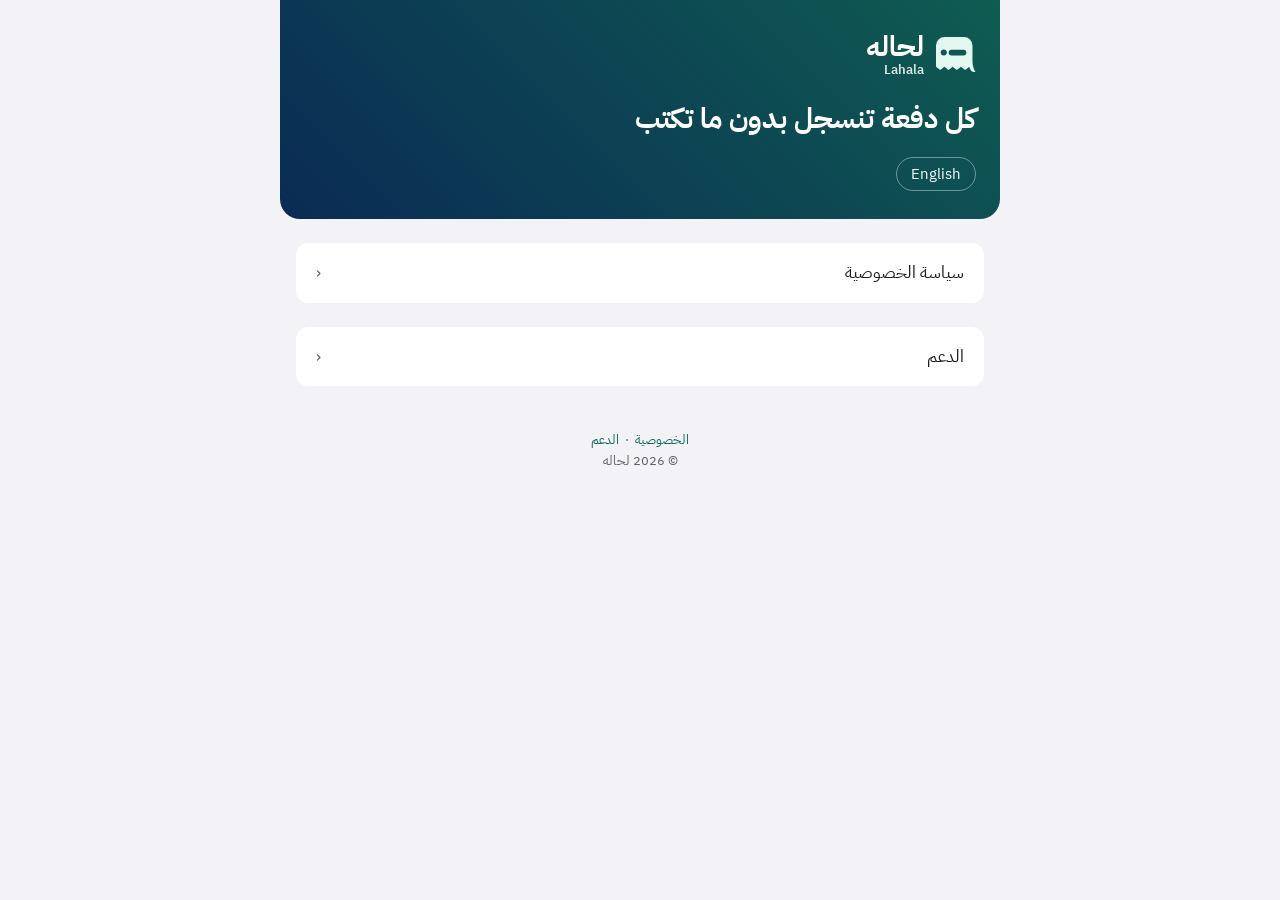
<file: index.html>
<!doctype html>
<html lang="ar" dir="rtl">
<head>
<meta charset="utf-8">
<meta name="viewport" content="width=device-width, initial-scale=1">
<title>لحاله</title>
<meta name="description" content="لحاله تسجّل مصروفاتك من رسائل البنك، وكل شيء يبقى على جهازك.">
<link rel="preconnect" href="https://fonts.googleapis.com">
<link rel="preconnect" href="https://fonts.gstatic.com" crossorigin>
<link href="https://fonts.googleapis.com/css2?family=IBM+Plex+Sans+Arabic:wght@400;500;600;700&display=swap" rel="stylesheet">
<link rel="stylesheet" href="assets/style.css">
</head>
<body>
<div class="page">
<main>
  <header class="hero">
    <span class="brand">
      <svg viewBox="183 212 658 588" aria-hidden="true"><path fill-rule="evenodd" transform="translate(-29 0)" d="M 352 212 H 672 A 140 140 0 0 1 812 352 V 600 C 812 680 830 750 870 800 C 810 795 772 760 760 700 L 692 756 L 623 700 L 555 756 L 486 700 L 418 756 L 349 700 L 281 756 L 212 700 V 352 A 140 140 0 0 1 352 212 Z M 468 420 H 664 A 48 48 0 0 1 664 516 H 468 A 48 48 0 0 1 468 420 Z M 290 468 A 50 50 0 1 0 390 468 A 50 50 0 1 0 290 468 Z"/></svg>
      <span class="wordmark"><span class="ar" lang="ar">لحاله</span><span class="en" lang="en">Lahala</span></span>
    </span>
    <h1>كل دفعة تنسجل بدون ما تكتب</h1>
    <nav class="lang-switch"><a href="en/" lang="en">English</a></nav>
  </header>
  <div class="links">
    <a class="card link-card" href="privacy/"><span>سياسة الخصوصية</span><span class="chevron">›</span></a>
    <a class="card link-card" href="support/"><span>الدعم</span><span class="chevron">›</span></a>
  </div>
</main>
<footer><a href="privacy/">الخصوصية</a> &nbsp;·&nbsp; <a href="support/">الدعم</a><br>© 2026 لحاله</footer>
</div>
</body>
</html>
</file>
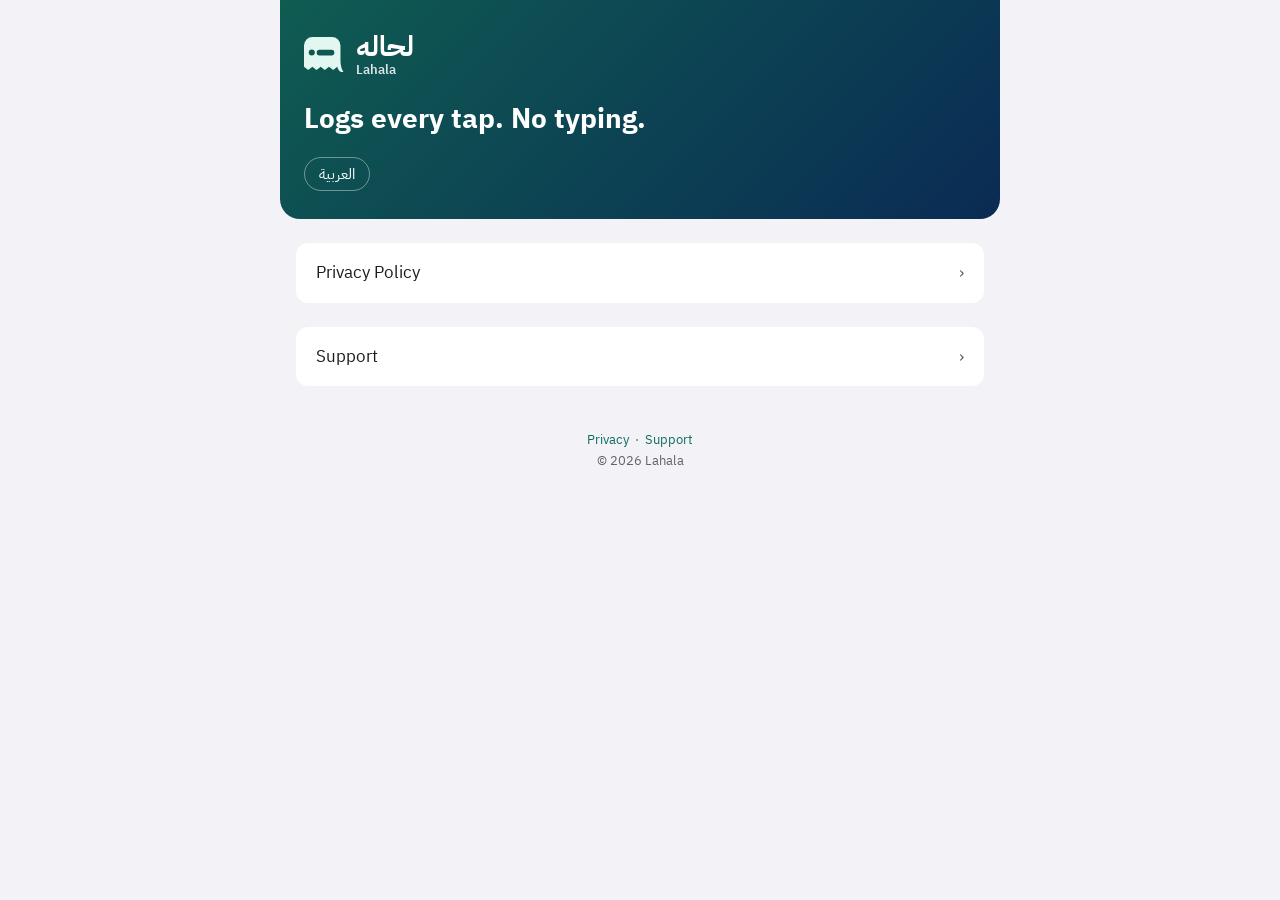
<file: en/index.html>
<!doctype html>
<html lang="en" dir="ltr">
<head>
<meta charset="utf-8">
<meta name="viewport" content="width=device-width, initial-scale=1">
<title>Lahala</title>
<meta name="description" content="Lahala logs your spending from bank SMS, and everything stays on your iPhone.">
<link rel="preconnect" href="https://fonts.googleapis.com">
<link rel="preconnect" href="https://fonts.gstatic.com" crossorigin>
<link href="https://fonts.googleapis.com/css2?family=IBM+Plex+Sans+Arabic:wght@400;500;600;700&display=swap" rel="stylesheet">
<link rel="stylesheet" href="../assets/style.css">
</head>
<body>
<div class="page">
<main>
  <header class="hero">
    <span class="brand">
      <svg viewBox="183 212 658 588" aria-hidden="true"><path fill-rule="evenodd" transform="translate(-29 0)" d="M 352 212 H 672 A 140 140 0 0 1 812 352 V 600 C 812 680 830 750 870 800 C 810 795 772 760 760 700 L 692 756 L 623 700 L 555 756 L 486 700 L 418 756 L 349 700 L 281 756 L 212 700 V 352 A 140 140 0 0 1 352 212 Z M 468 420 H 664 A 48 48 0 0 1 664 516 H 468 A 48 48 0 0 1 468 420 Z M 290 468 A 50 50 0 1 0 390 468 A 50 50 0 1 0 290 468 Z"/></svg>
      <span class="wordmark"><span class="ar" lang="ar">لحاله</span><span class="en" lang="en">Lahala</span></span>
    </span>
    <h1>Logs every tap. No typing.</h1>
    <nav class="lang-switch"><a href="../" lang="ar">العربية</a></nav>
  </header>
  <div class="links">
    <a class="card link-card" href="../privacy/en/"><span>Privacy Policy</span><span class="chevron">›</span></a>
    <a class="card link-card" href="../support/en/"><span>Support</span><span class="chevron">›</span></a>
  </div>
</main>
<footer><a href="../privacy/en/">Privacy</a> &nbsp;·&nbsp; <a href="../support/en/">Support</a><br>© 2026 Lahala</footer>
</div>
</body>
</html>
</file>
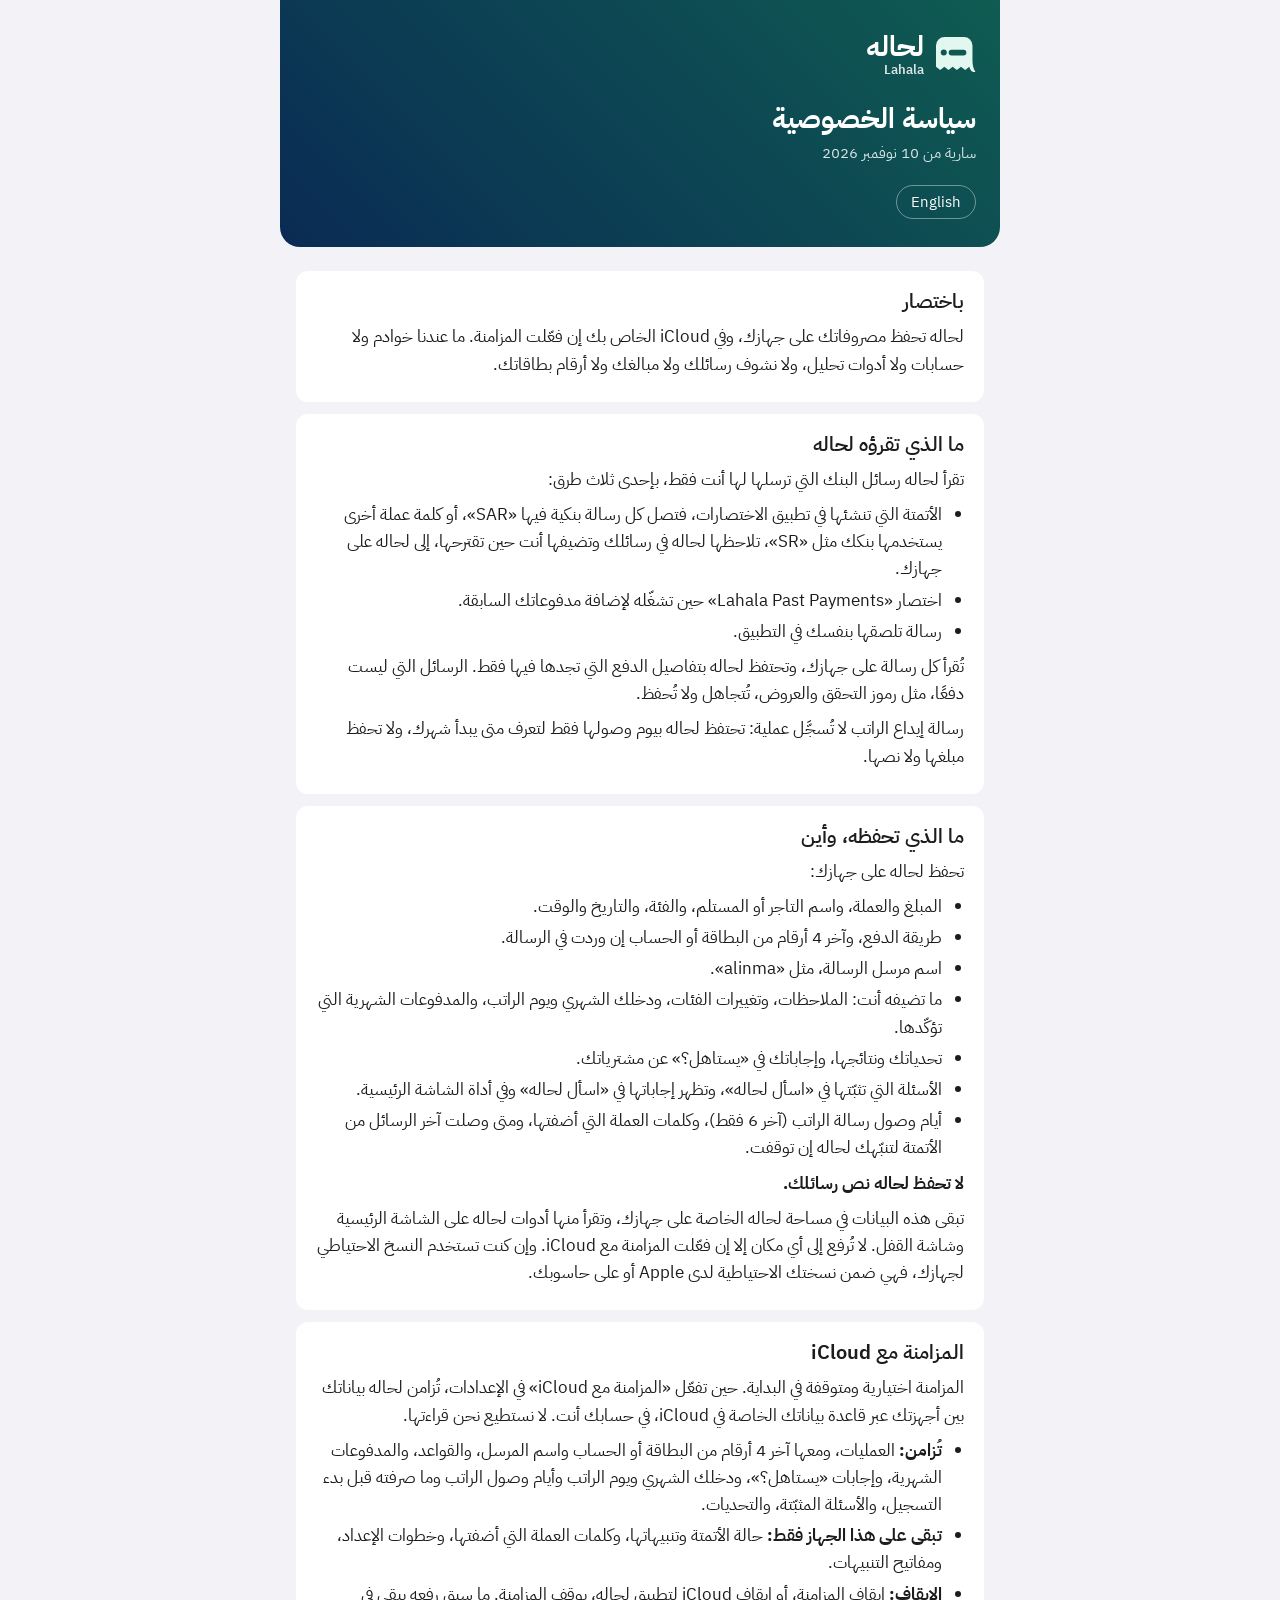
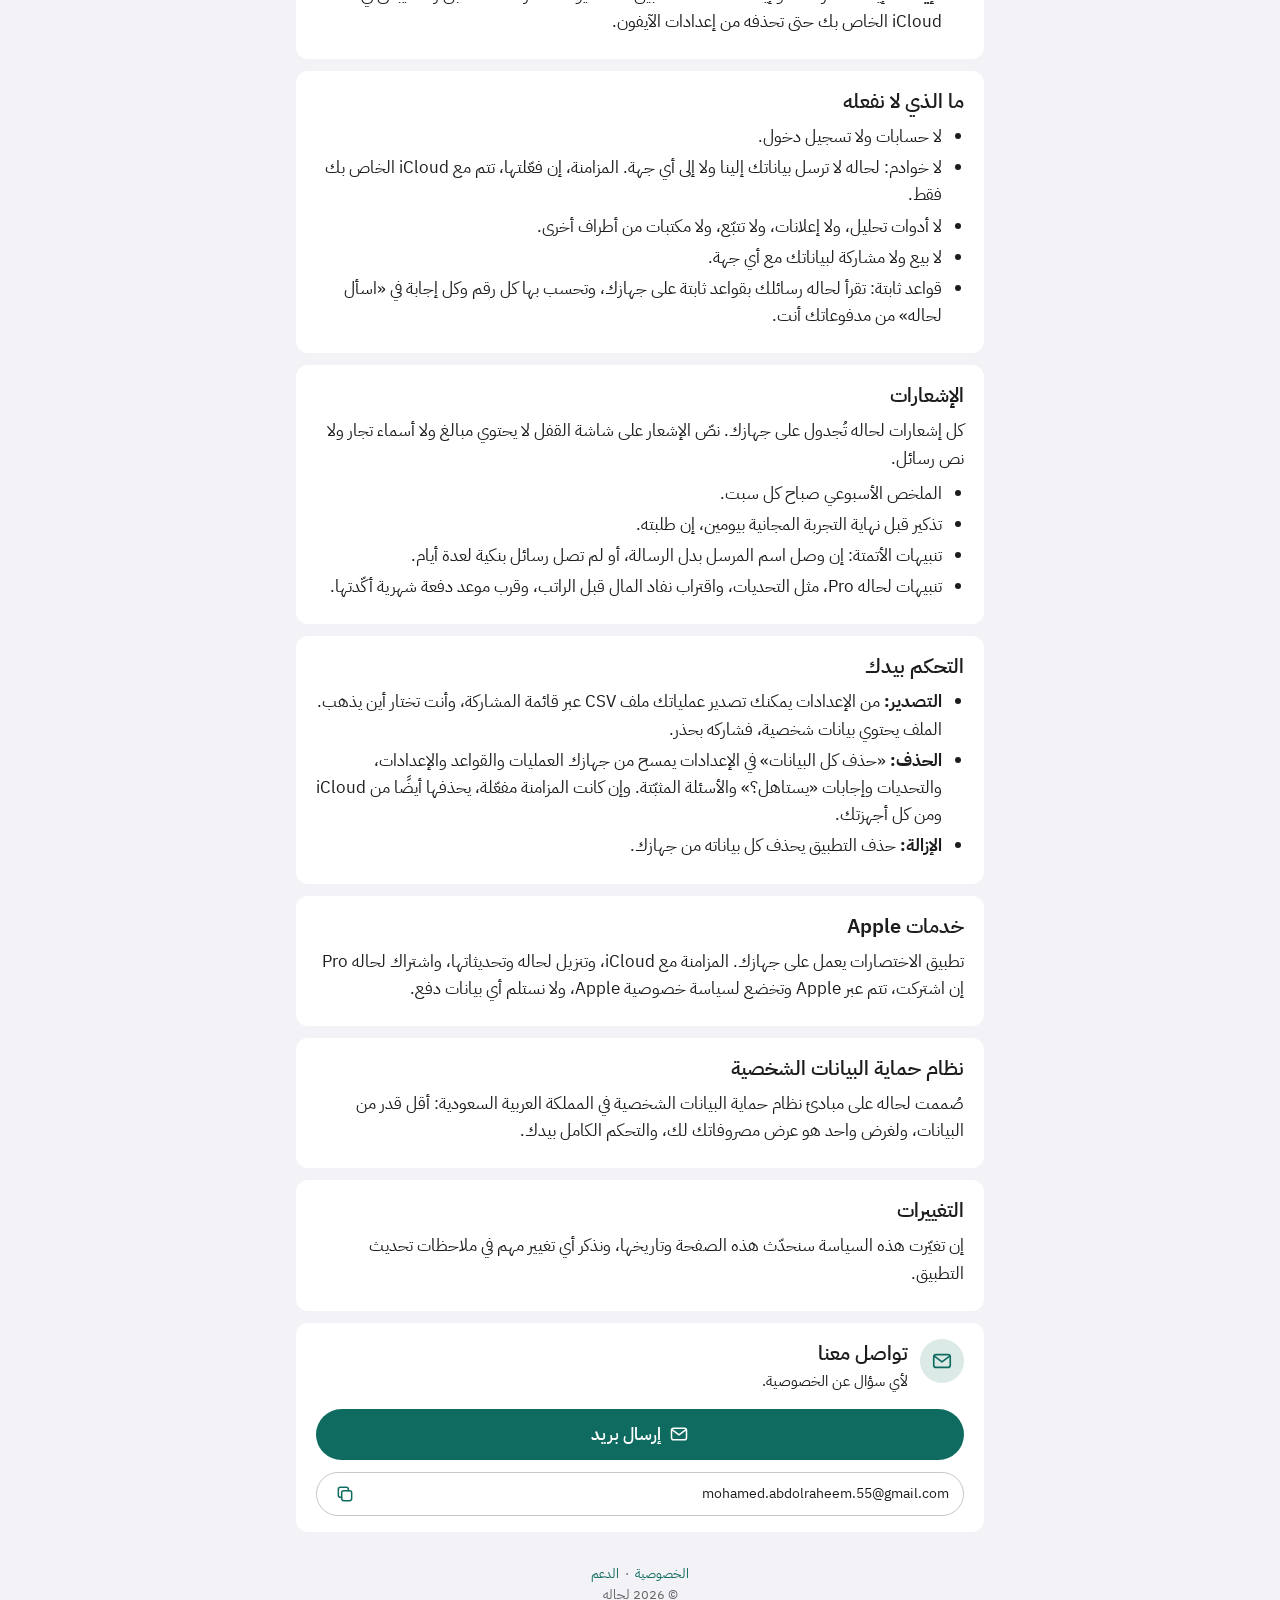
<file: privacy/index.html>
<!doctype html>
<html lang="ar" dir="rtl">
<head>
<meta charset="utf-8">
<meta name="viewport" content="width=device-width, initial-scale=1">
<title>سياسة الخصوصية · لحاله</title>
<meta name="description" content="لحاله تحفظ مصروفاتك على جهازك فقط.">
<link rel="preconnect" href="https://fonts.googleapis.com">
<link rel="preconnect" href="https://fonts.gstatic.com" crossorigin>
<link href="https://fonts.googleapis.com/css2?family=IBM+Plex+Sans+Arabic:wght@400;500;600;700&display=swap" rel="stylesheet">
<link rel="stylesheet" href="../assets/style.css">
</head>
<body>
<div class="page">
<main id="ar" dir="rtl" lang="ar">
  <header class="hero">
    <a class="brand" href="../">
      <svg viewBox="183 212 658 588" aria-hidden="true"><path fill-rule="evenodd" transform="translate(-29 0)" d="M 352 212 H 672 A 140 140 0 0 1 812 352 V 600 C 812 680 830 750 870 800 C 810 795 772 760 760 700 L 692 756 L 623 700 L 555 756 L 486 700 L 418 756 L 349 700 L 281 756 L 212 700 V 352 A 140 140 0 0 1 352 212 Z M 468 420 H 664 A 48 48 0 0 1 664 516 H 468 A 48 48 0 0 1 468 420 Z M 290 468 A 50 50 0 1 0 390 468 A 50 50 0 1 0 290 468 Z"/></svg>
      <span class="wordmark"><span class="ar">لحاله</span><span class="en">Lahala</span></span>
    </a>
    <h1>سياسة الخصوصية</h1>
    <p>سارية من 10 نوفمبر 2026</p>
    <nav class="lang-switch"><a href="en/" lang="en">English</a></nav>
  </header>

  <section class="card">
    <h2>باختصار</h2>
    <p>لحاله تحفظ مصروفاتك على جهازك، وفي iCloud الخاص بك إن فعّلت المزامنة. ما عندنا خوادم ولا حسابات ولا أدوات تحليل، ولا نشوف رسائلك ولا مبالغك ولا أرقام بطاقاتك.</p>
  </section>

  <section class="card">
    <h2>ما الذي تقرؤه لحاله</h2>
    <p>تقرأ لحاله رسائل البنك التي ترسلها لها أنت فقط، بإحدى ثلاث طرق:</p>
    <ul>
      <li>الأتمتة التي تنشئها في تطبيق الاختصارات، فتصل كل رسالة بنكية فيها «SAR»، أو كلمة عملة أخرى يستخدمها بنكك مثل «SR»، تلاحظها لحاله في رسائلك وتضيفها أنت حين تقترحها، إلى لحاله على جهازك.</li>
      <li>اختصار «<span class="ltr">Lahala Past Payments</span>» حين تشغّله لإضافة مدفوعاتك السابقة.</li>
      <li>رسالة تلصقها بنفسك في التطبيق.</li>
    </ul>
    <p>تُقرأ كل رسالة على جهازك، وتحتفظ لحاله بتفاصيل الدفع التي تجدها فيها فقط. الرسائل التي ليست دفعًا، مثل رموز التحقق والعروض، تُتجاهل ولا تُحفظ.</p>
    <p>رسالة إيداع الراتب لا تُسجَّل عملية: تحتفظ لحاله بيوم وصولها فقط لتعرف متى يبدأ شهرك، ولا تحفظ مبلغها ولا نصها.</p>
  </section>

  <section class="card">
    <h2>ما الذي تحفظه، وأين</h2>
    <p>تحفظ لحاله على جهازك:</p>
    <ul>
      <li>المبلغ والعملة، واسم التاجر أو المستلم، والفئة، والتاريخ والوقت.</li>
      <li>طريقة الدفع، وآخر 4 أرقام من البطاقة أو الحساب إن وردت في الرسالة.</li>
      <li>اسم مرسل الرسالة، مثل «alinma».</li>
      <li>ما تضيفه أنت: الملاحظات، وتغييرات الفئات، ودخلك الشهري ويوم الراتب، والمدفوعات الشهرية التي تؤكّدها.</li>
      <li>تحدياتك ونتائجها، وإجاباتك في «يستاهل؟» عن مشترياتك.</li>
      <li>الأسئلة التي تثبّتها في «اسأل لحاله»، وتظهر إجاباتها في «اسأل لحاله» وفي أداة الشاشة الرئيسية.</li>
      <li>أيام وصول رسالة الراتب (آخر 6 فقط)، وكلمات العملة التي أضفتها، ومتى وصلت آخر الرسائل من الأتمتة لتنبّهك لحاله إن توقفت.</li>
    </ul>
    <p><strong>لا تحفظ لحاله نص رسائلك.</strong></p>
    <p>تبقى هذه البيانات في مساحة لحاله الخاصة على جهازك، وتقرأ منها أدوات لحاله على الشاشة الرئيسية وشاشة القفل. لا تُرفع إلى أي مكان إلا إن فعّلت المزامنة مع iCloud. وإن كنت تستخدم النسخ الاحتياطي لجهازك، فهي ضمن نسختك الاحتياطية لدى Apple أو على حاسوبك.</p>
  </section>

  <section class="card">
    <h2>المزامنة مع iCloud</h2>
    <p>المزامنة اختيارية ومتوقفة في البداية. حين تفعّل «المزامنة مع iCloud» في الإعدادات، تُزامن لحاله بياناتك بين أجهزتك عبر قاعدة بياناتك الخاصة في iCloud، في حسابك أنت. لا نستطيع نحن قراءتها.</p>
    <ul>
      <li><strong>تُزامن:</strong> العمليات، ومعها آخر 4 أرقام من البطاقة أو الحساب واسم المرسل، والقواعد، والمدفوعات الشهرية، وإجابات «يستاهل؟»، ودخلك الشهري ويوم الراتب وأيام وصول الراتب وما صرفته قبل بدء التسجيل، والأسئلة المثبّتة، والتحديات.</li>
      <li><strong>تبقى على هذا الجهاز فقط:</strong> حالة الأتمتة وتنبيهاتها، وكلمات العملة التي أضفتها، وخطوات الإعداد، ومفاتيح التنبيهات.</li>
      <li><strong>الإيقاف:</strong> إيقاف المزامنة، أو إيقاف iCloud لتطبيق لحاله، يوقف المزامنة. ما سبق رفعه يبقى في iCloud الخاص بك حتى تحذفه من إعدادات الآيفون.</li>
    </ul>
  </section>

  <section class="card">
    <h2>ما الذي لا نفعله</h2>
    <ul>
      <li>لا حسابات ولا تسجيل دخول.</li>
      <li>لا خوادم: لحاله لا ترسل بياناتك إلينا ولا إلى أي جهة. المزامنة، إن فعّلتها، تتم مع iCloud الخاص بك فقط.</li>
      <li>لا أدوات تحليل، ولا إعلانات، ولا تتبّع، ولا مكتبات من أطراف أخرى.</li>
      <li>لا بيع ولا مشاركة لبياناتك مع أي جهة.</li>
      <li>قواعد ثابتة: تقرأ لحاله رسائلك بقواعد ثابتة على جهازك، وتحسب بها كل رقم وكل إجابة في «اسأل لحاله» من مدفوعاتك أنت.</li>
    </ul>
  </section>

  <section class="card">
    <h2>الإشعارات</h2>
    <p>كل إشعارات لحاله تُجدول على جهازك. نصّ الإشعار على شاشة القفل لا يحتوي مبالغ ولا أسماء تجار ولا نص رسائل.</p>
    <ul>
      <li>الملخص الأسبوعي صباح كل سبت.</li>
      <li>تذكير قبل نهاية التجربة المجانية بيومين، إن طلبته.</li>
      <li>تنبيهات الأتمتة: إن وصل اسم المرسل بدل الرسالة، أو لم تصل رسائل بنكية لعدة أيام.</li>
      <li>تنبيهات لحاله Pro، مثل التحديات، واقتراب نفاد المال قبل الراتب، وقرب موعد دفعة شهرية أكّدتها.</li>
    </ul>
  </section>

  <section class="card">
    <h2>التحكم بيدك</h2>
    <ul>
      <li><strong>التصدير:</strong> من الإعدادات يمكنك تصدير عملياتك ملف CSV عبر قائمة المشاركة، وأنت تختار أين يذهب. الملف يحتوي بيانات شخصية، فشاركه بحذر.</li>
      <li><strong>الحذف:</strong> «حذف كل البيانات» في الإعدادات يمسح من جهازك العمليات والقواعد والإعدادات، والتحديات وإجابات «يستاهل؟» والأسئلة المثبّتة. وإن كانت المزامنة مفعّلة، يحذفها أيضًا من iCloud ومن كل أجهزتك.</li>
      <li><strong>الإزالة:</strong> حذف التطبيق يحذف كل بياناته من جهازك.</li>
    </ul>
  </section>

  <section class="card">
    <h2>خدمات Apple</h2>
    <p>تطبيق الاختصارات يعمل على جهازك. المزامنة مع iCloud، وتنزيل لحاله وتحديثاتها، واشتراك لحاله Pro إن اشتركت، تتم عبر Apple وتخضع لسياسة خصوصية Apple، ولا نستلم أي بيانات دفع.</p>
  </section>

  <section class="card">
    <h2>نظام حماية البيانات الشخصية</h2>
    <p>صُممت لحاله على مبادئ نظام حماية البيانات الشخصية في المملكة العربية السعودية: أقل قدر من البيانات، ولغرض واحد هو عرض مصروفاتك لك، والتحكم الكامل بيدك.</p>
  </section>

  <section class="card">
    <h2>التغييرات</h2>
    <p>إن تغيّرت هذه السياسة سنحدّث هذه الصفحة وتاريخها، ونذكر أي تغيير مهم في ملاحظات تحديث التطبيق.</p>
  </section>

  <section class="card contact">
    <div class="contact-head">
      <span class="icon-circle"><svg viewBox="0 0 24 24" fill="none" stroke="currentColor" stroke-width="1.8" stroke-linecap="round" stroke-linejoin="round" aria-hidden="true"><rect x="3" y="5" width="18" height="14" rx="2.5"/><path d="m4 7 8 6 8-6"/></svg></span>
      <div><h2>تواصل معنا</h2><p class="muted">لأي سؤال عن الخصوصية.</p></div>
    </div>
    <a class="button block" href="mailto:mohamed.abdolraheem.55@gmail.com?subject=%D9%84%D8%AD%D8%A7%D9%84%D9%87%20-%20%D8%A7%D9%84%D8%AE%D8%B5%D9%88%D8%B5%D9%8A%D8%A9"><svg viewBox="0 0 24 24" fill="none" stroke="currentColor" stroke-width="1.8" stroke-linecap="round" stroke-linejoin="round" aria-hidden="true"><rect x="3" y="5" width="18" height="14" rx="2.5"/><path d="m4 7 8 6 8-6"/></svg><span>إرسال بريد</span></a>
    <button class="email-chip" type="button" data-email="mohamed.abdolraheem.55@gmail.com" data-done="تم النسخ ✓" aria-label="نسخ: mohamed.abdolraheem.55@gmail.com">
      <span class="address">mohamed.abdolraheem.55@gmail.com</span>
      <span class="copy"><svg class="copy-icon" viewBox="0 0 24 24" fill="none" stroke="currentColor" stroke-width="1.8" stroke-linecap="round" stroke-linejoin="round" aria-hidden="true"><rect x="8" y="8" width="12" height="12" rx="2.5"/><path d="M16 8V6.5A2.5 2.5 0 0 0 13.5 4h-7A2.5 2.5 0 0 0 4 6.5v7A2.5 2.5 0 0 0 6.5 16H8"/></svg><svg class="done-icon" viewBox="0 0 24 24" fill="none" stroke="currentColor" stroke-width="2.2" stroke-linecap="round" stroke-linejoin="round" aria-hidden="true"><path d="m5 12.5 4.5 4.5L19 7.5"/></svg></span>
    </button>
    
  </section>
</main>
<footer><a href="../privacy/">الخصوصية</a> &nbsp;·&nbsp; <a href="../support/">الدعم</a><br>© 2026 لحاله</footer>
</div>
<script src="../assets/copy.js"></script>
</body>
</html>
</file>
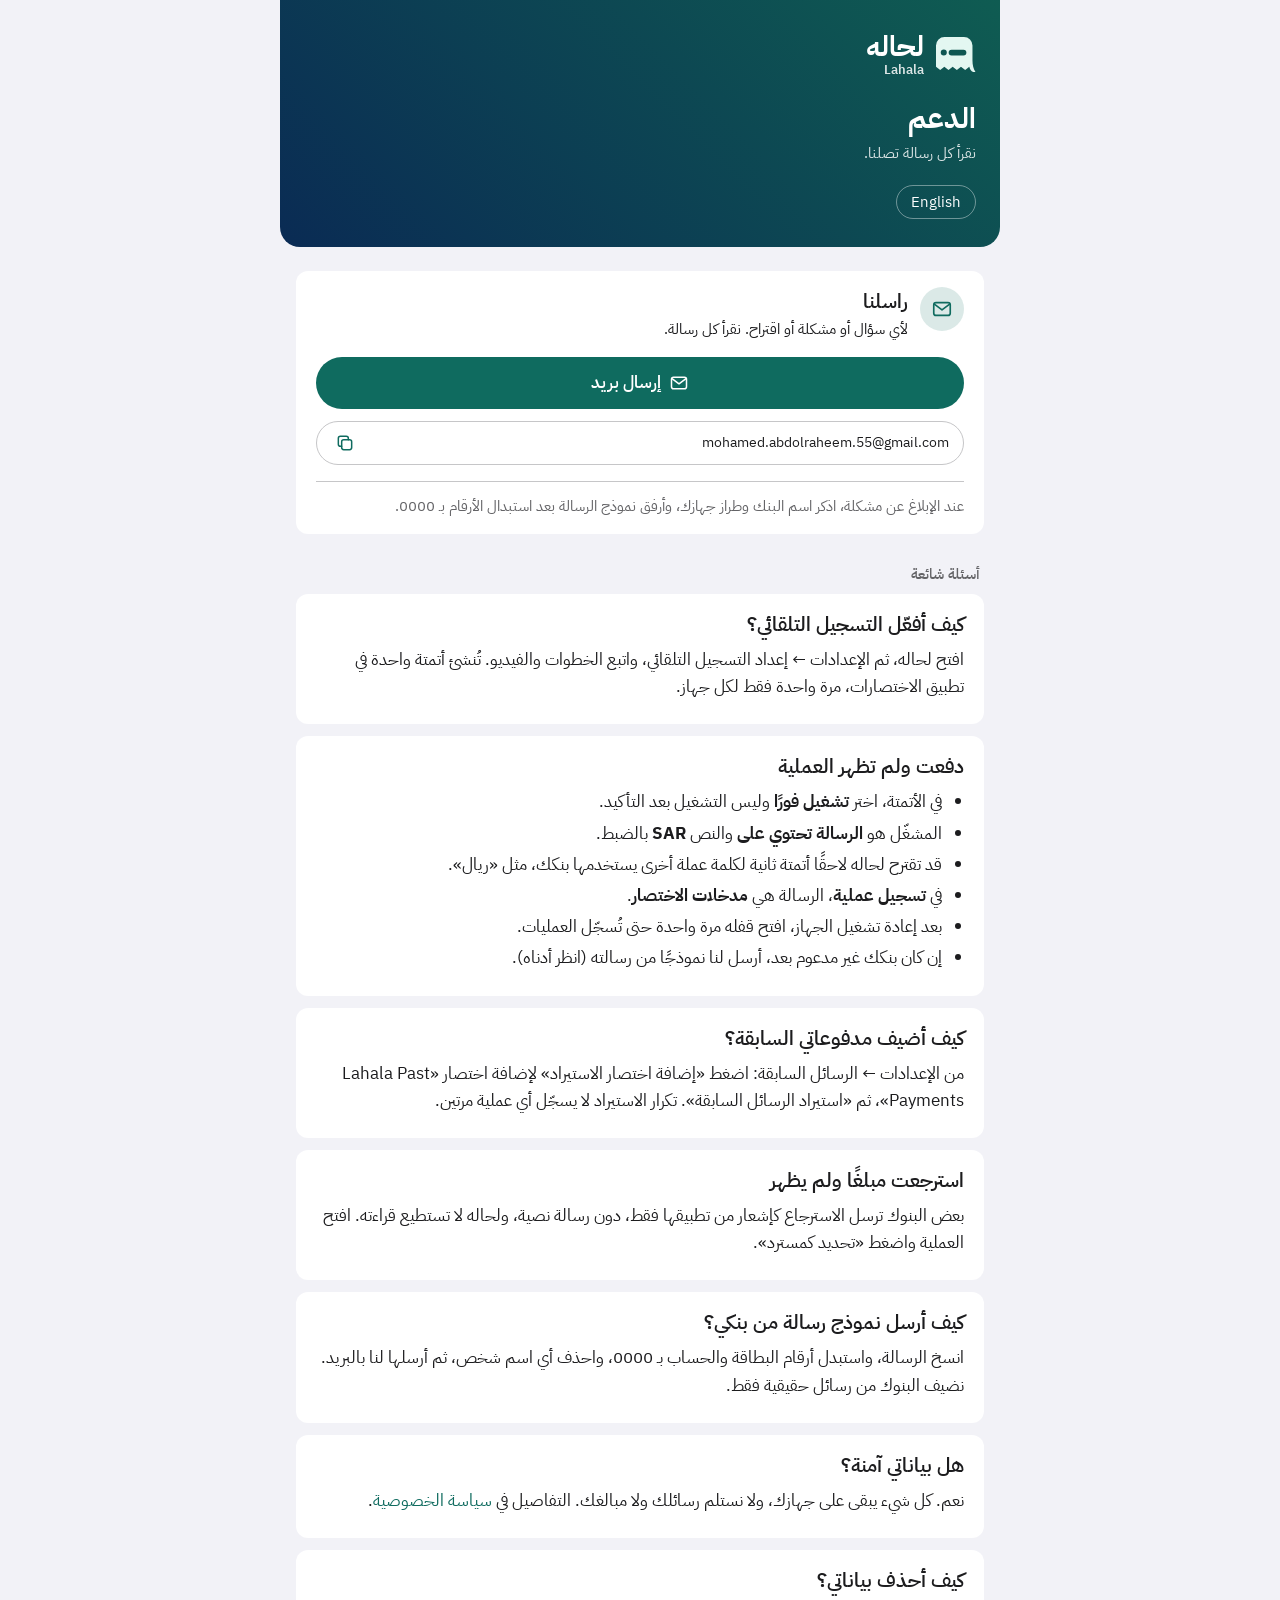
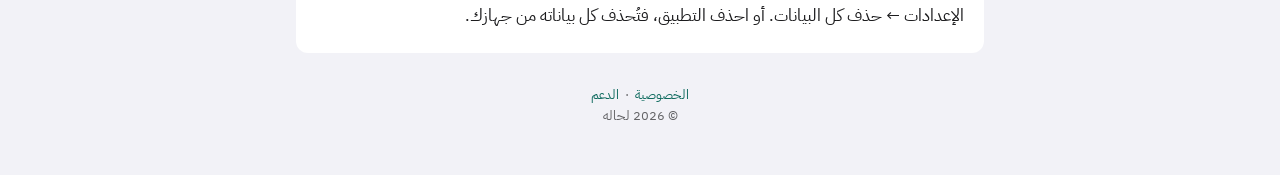
<file: support/index.html>
<!doctype html>
<html lang="ar" dir="rtl">
<head>
<meta charset="utf-8">
<meta name="viewport" content="width=device-width, initial-scale=1">
<title>الدعم · لحاله</title>
<meta name="description" content="مساعدة في إعداد لحاله وتسجيل المدفوعات.">
<link rel="preconnect" href="https://fonts.googleapis.com">
<link rel="preconnect" href="https://fonts.gstatic.com" crossorigin>
<link href="https://fonts.googleapis.com/css2?family=IBM+Plex+Sans+Arabic:wght@400;500;600;700&display=swap" rel="stylesheet">
<link rel="stylesheet" href="../assets/style.css">
</head>
<body>
<div class="page">
<main id="ar" dir="rtl" lang="ar">
  <header class="hero">
    <a class="brand" href="../">
      <svg viewBox="183 212 658 588" aria-hidden="true"><path fill-rule="evenodd" transform="translate(-29 0)" d="M 352 212 H 672 A 140 140 0 0 1 812 352 V 600 C 812 680 830 750 870 800 C 810 795 772 760 760 700 L 692 756 L 623 700 L 555 756 L 486 700 L 418 756 L 349 700 L 281 756 L 212 700 V 352 A 140 140 0 0 1 352 212 Z M 468 420 H 664 A 48 48 0 0 1 664 516 H 468 A 48 48 0 0 1 468 420 Z M 290 468 A 50 50 0 1 0 390 468 A 50 50 0 1 0 290 468 Z"/></svg>
      <span class="wordmark"><span class="ar">لحاله</span><span class="en">Lahala</span></span>
    </a>
    <h1>الدعم</h1>
    <p>نقرأ كل رسالة تصلنا.</p>
    <nav class="lang-switch"><a href="en/" lang="en">English</a></nav>
  </header>

  <section class="card contact">
    <div class="contact-head">
      <span class="icon-circle"><svg viewBox="0 0 24 24" fill="none" stroke="currentColor" stroke-width="1.8" stroke-linecap="round" stroke-linejoin="round" aria-hidden="true"><rect x="3" y="5" width="18" height="14" rx="2.5"/><path d="m4 7 8 6 8-6"/></svg></span>
      <div><h2>راسلنا</h2><p class="muted">لأي سؤال أو مشكلة أو اقتراح. نقرأ كل رسالة.</p></div>
    </div>
    <a class="button block" href="mailto:mohamed.abdolraheem.55@gmail.com?subject=%D9%84%D8%AD%D8%A7%D9%84%D9%87%20-%20%D8%AF%D8%B9%D9%85"><svg viewBox="0 0 24 24" fill="none" stroke="currentColor" stroke-width="1.8" stroke-linecap="round" stroke-linejoin="round" aria-hidden="true"><rect x="3" y="5" width="18" height="14" rx="2.5"/><path d="m4 7 8 6 8-6"/></svg><span>إرسال بريد</span></a>
    <button class="email-chip" type="button" data-email="mohamed.abdolraheem.55@gmail.com" data-done="تم النسخ ✓" aria-label="نسخ: mohamed.abdolraheem.55@gmail.com">
      <span class="address">mohamed.abdolraheem.55@gmail.com</span>
      <span class="copy"><svg class="copy-icon" viewBox="0 0 24 24" fill="none" stroke="currentColor" stroke-width="1.8" stroke-linecap="round" stroke-linejoin="round" aria-hidden="true"><rect x="8" y="8" width="12" height="12" rx="2.5"/><path d="M16 8V6.5A2.5 2.5 0 0 0 13.5 4h-7A2.5 2.5 0 0 0 4 6.5v7A2.5 2.5 0 0 0 6.5 16H8"/></svg><svg class="done-icon" viewBox="0 0 24 24" fill="none" stroke="currentColor" stroke-width="2.2" stroke-linecap="round" stroke-linejoin="round" aria-hidden="true"><path d="m5 12.5 4.5 4.5L19 7.5"/></svg></span>
    </button>
    <p class="hint">عند الإبلاغ عن مشكلة، اذكر اسم البنك وطراز جهازك، وأرفق نموذج الرسالة بعد استبدال الأرقام بـ <span class="ltr">0000</span>.</p>
  </section>

  <p class="section-title">أسئلة شائعة</p>

  <section class="card">
    <h2>كيف أفعّل التسجيل التلقائي؟</h2>
    <p>افتح لحاله، ثم الإعدادات ← إعداد التسجيل التلقائي، واتبع الخطوات والفيديو. تُنشئ أتمتة واحدة في تطبيق الاختصارات، مرة واحدة فقط لكل جهاز.</p>
  </section>

  <section class="card">
    <h2>دفعت ولم تظهر العملية</h2>
    <ul>
      <li>في الأتمتة، اختر <strong>تشغيل فورًا</strong> وليس التشغيل بعد التأكيد.</li>
      <li>المشغّل هو <strong>الرسالة تحتوي على</strong> والنص <strong>SAR</strong> بالضبط.</li>
      <li>قد تقترح لحاله لاحقًا أتمتة ثانية لكلمة عملة أخرى يستخدمها بنكك، مثل «ريال».</li>
      <li>في <strong>تسجيل عملية</strong>، الرسالة هي <strong>مدخلات الاختصار</strong>.</li>
      <li>بعد إعادة تشغيل الجهاز، افتح قفله مرة واحدة حتى تُسجّل العمليات.</li>
      <li>إن كان بنكك غير مدعوم بعد، أرسل لنا نموذجًا من رسالته (انظر أدناه).</li>
    </ul>
  </section>

  <section class="card">
    <h2>كيف أضيف مدفوعاتي السابقة؟</h2>
    <p>من الإعدادات ← الرسائل السابقة: اضغط «إضافة اختصار الاستيراد» لإضافة اختصار «<span class="ltr">Lahala Past Payments</span>»، ثم «استيراد الرسائل السابقة». تكرار الاستيراد لا يسجّل أي عملية مرتين.</p>
  </section>

  <section class="card">
    <h2>استرجعت مبلغًا ولم يظهر</h2>
    <p>بعض البنوك ترسل الاسترجاع كإشعار من تطبيقها فقط، دون رسالة نصية، ولحاله لا تستطيع قراءته. افتح العملية واضغط «تحديد كمسترد».</p>
  </section>

  <section class="card">
    <h2>كيف أرسل نموذج رسالة من بنكي؟</h2>
    <p>انسخ الرسالة، واستبدل أرقام البطاقة والحساب بـ <span class="ltr">0000</span>، واحذف أي اسم شخص، ثم أرسلها لنا بالبريد. نضيف البنوك من رسائل حقيقية فقط.</p>
  </section>

  <section class="card">
    <h2>هل بياناتي آمنة؟</h2>
    <p>نعم. كل شيء يبقى على جهازك، ولا نستلم رسائلك ولا مبالغك. التفاصيل في <a href="../privacy/">سياسة الخصوصية</a>.</p>
  </section>

  <section class="card">
    <h2>كيف أحذف بياناتي؟</h2>
    <p>الإعدادات ← حذف كل البيانات. أو احذف التطبيق، فتُحذف كل بياناته من جهازك.</p>
  </section>
</main>
<footer><a href="../privacy/">الخصوصية</a> &nbsp;·&nbsp; <a href="../support/">الدعم</a><br>© 2026 لحاله</footer>
</div>
<script src="../assets/copy.js"></script>
</body>
</html>
</file>
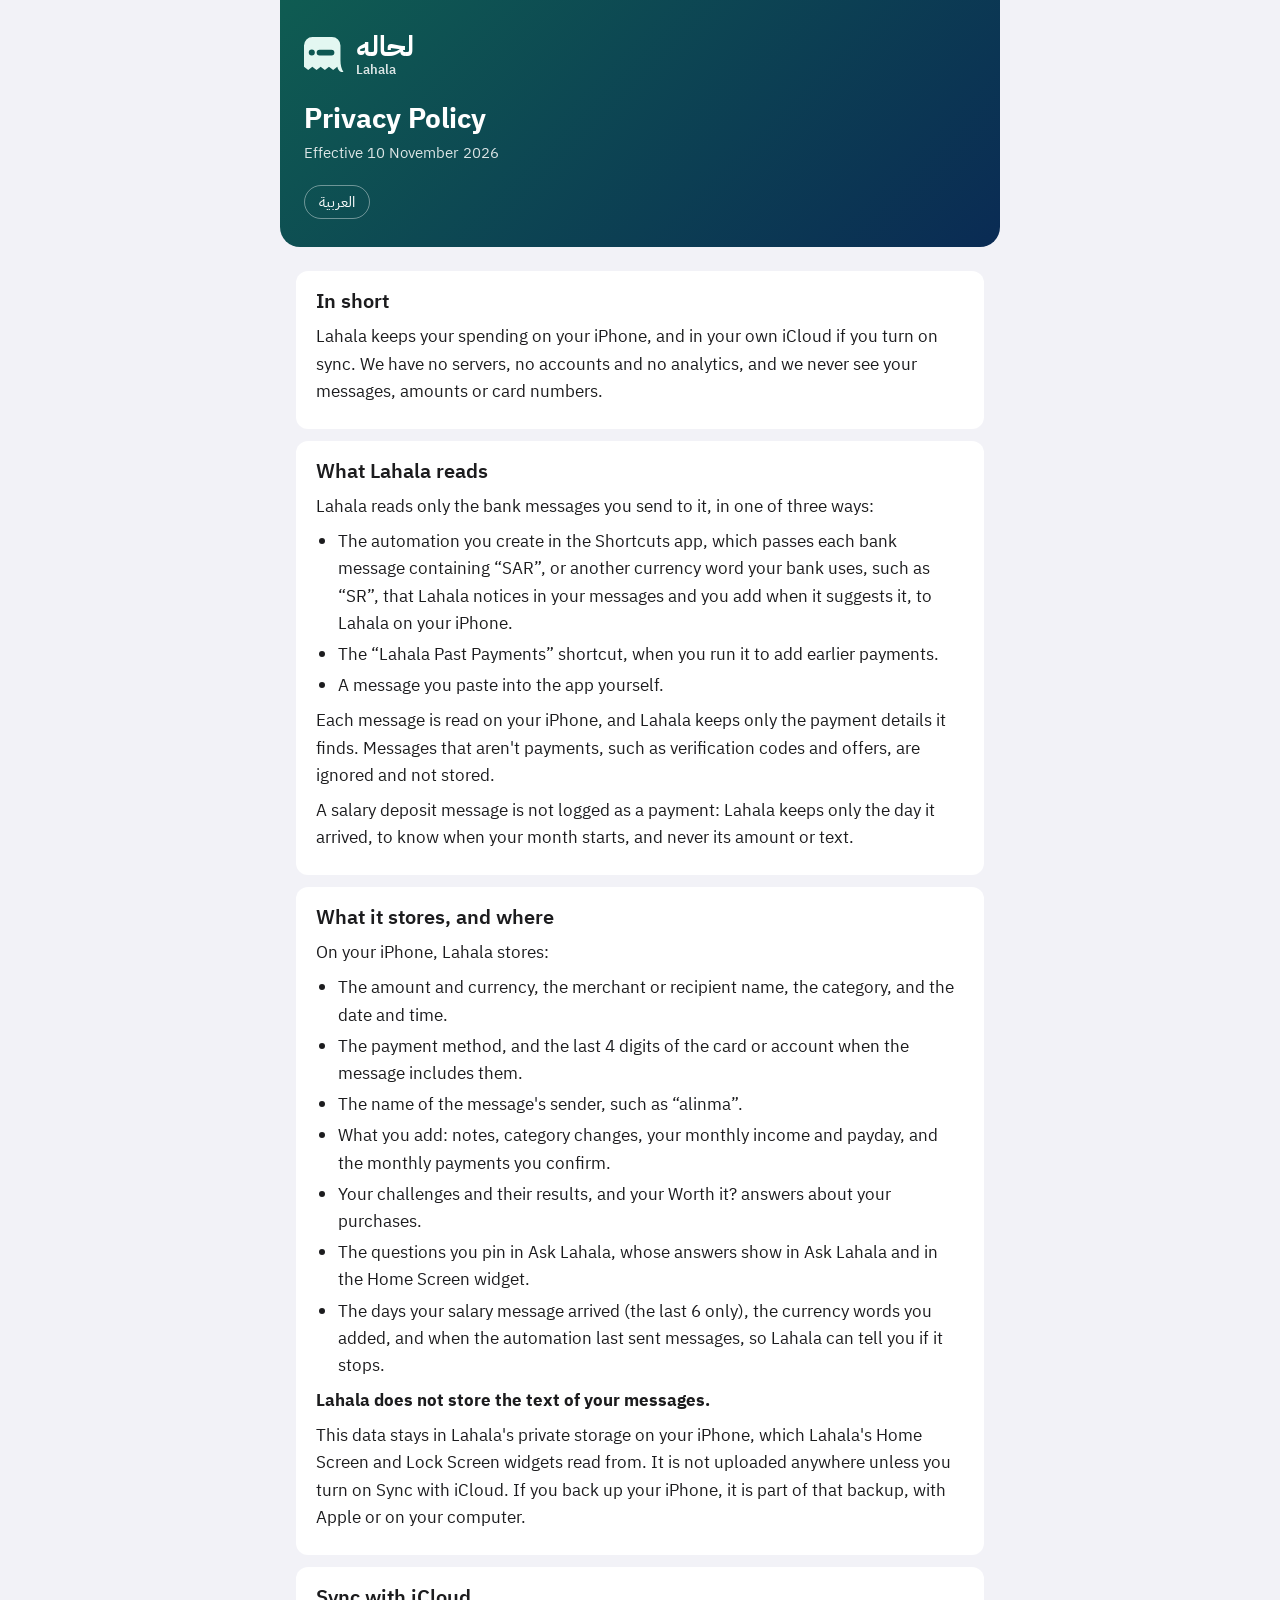
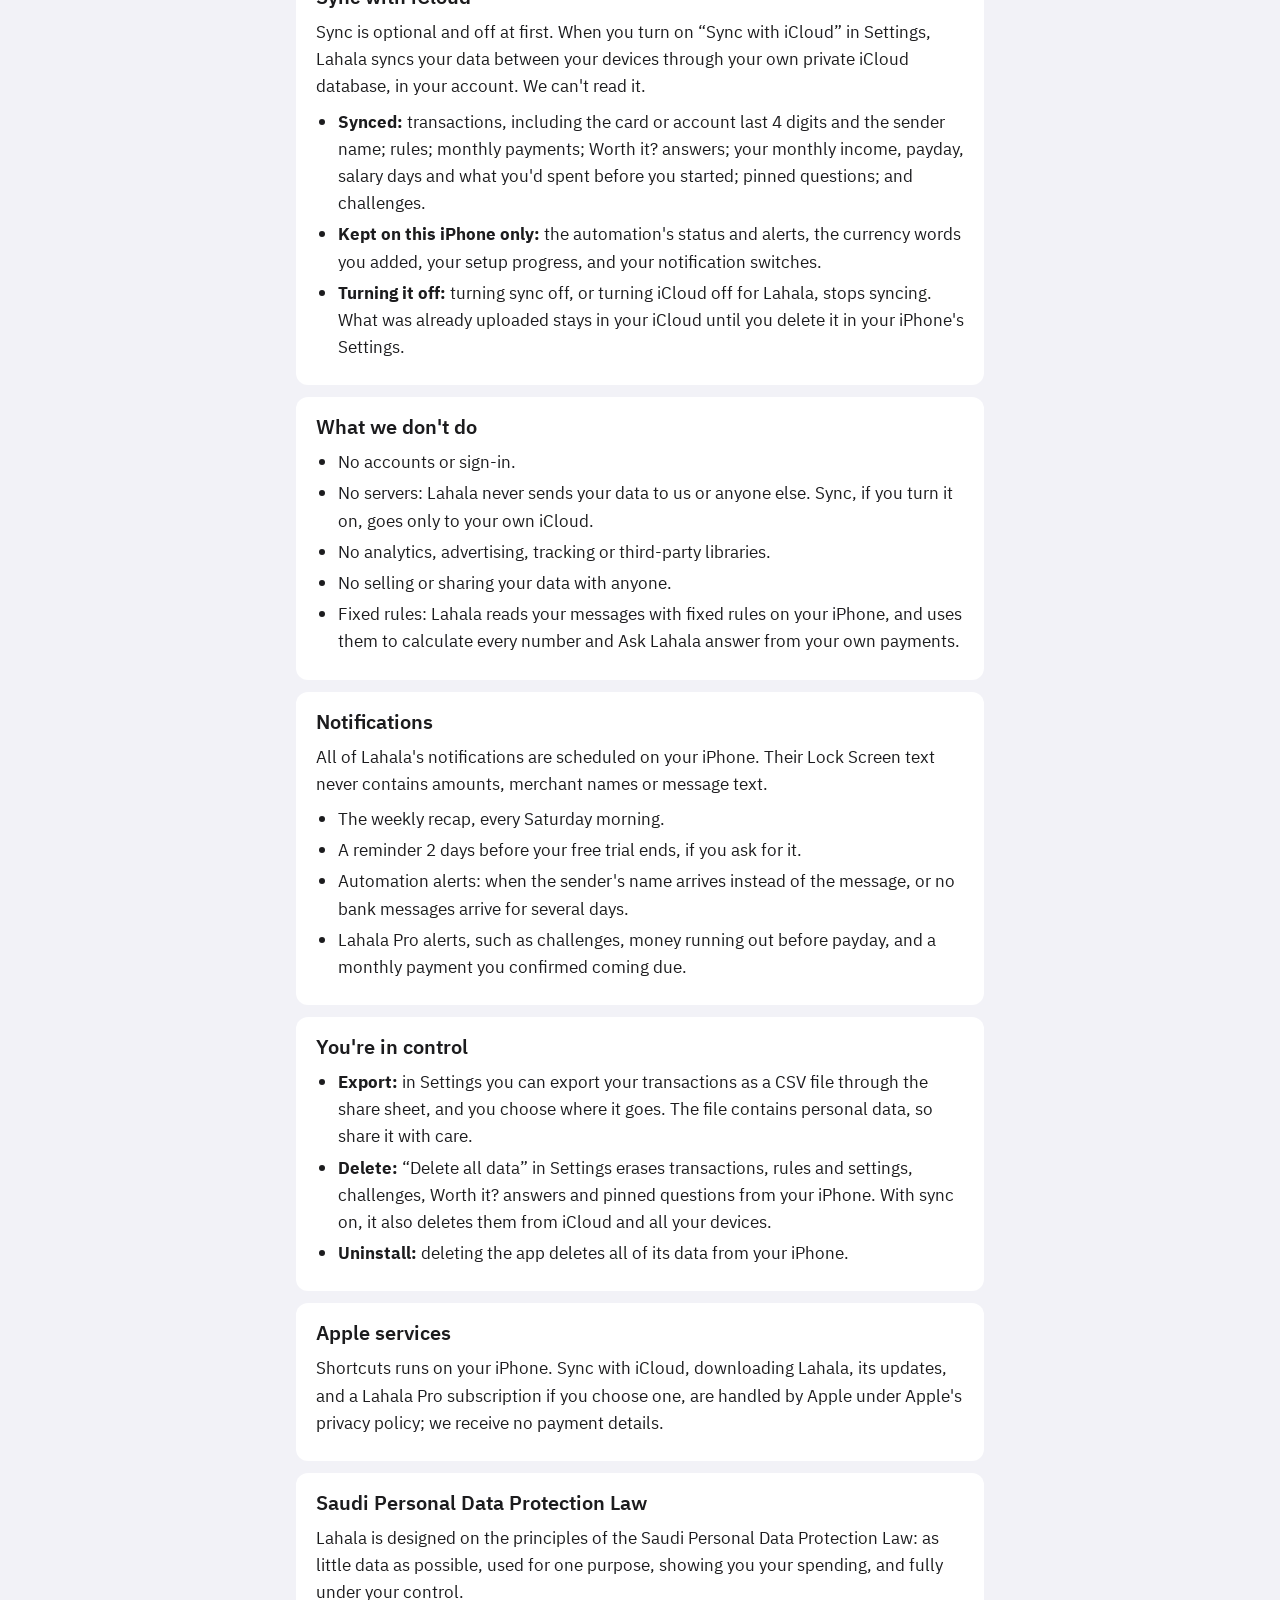
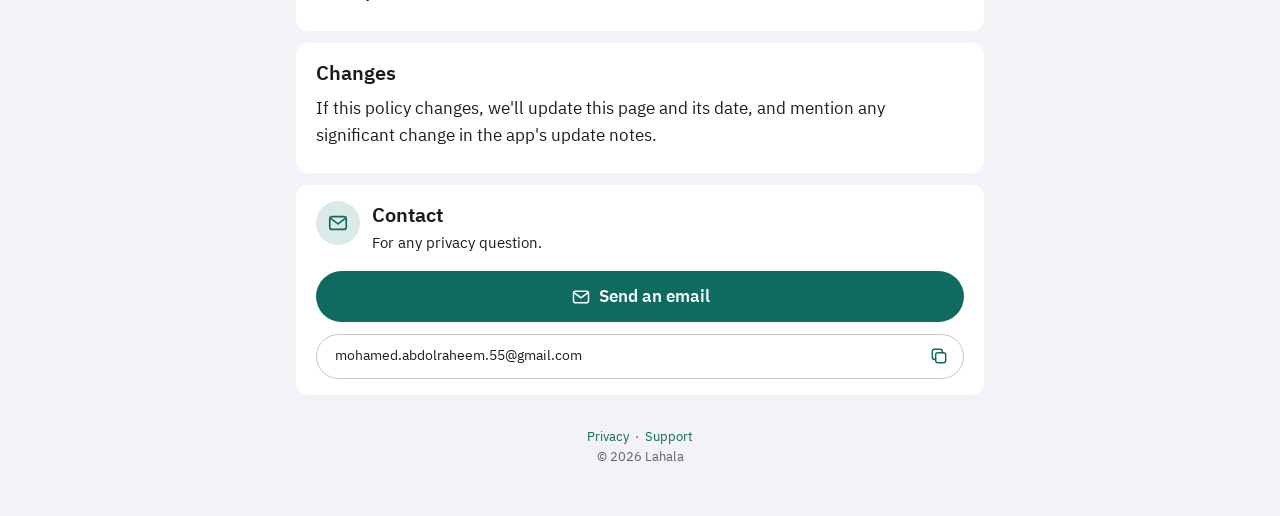
<file: privacy/en/index.html>
<!doctype html>
<html lang="en" dir="ltr">
<head>
<meta charset="utf-8">
<meta name="viewport" content="width=device-width, initial-scale=1">
<title>Privacy Policy · Lahala</title>
<meta name="description" content="Lahala keeps your spending on your iPhone.">
<link rel="preconnect" href="https://fonts.googleapis.com">
<link rel="preconnect" href="https://fonts.gstatic.com" crossorigin>
<link href="https://fonts.googleapis.com/css2?family=IBM+Plex+Sans+Arabic:wght@400;500;600;700&display=swap" rel="stylesheet">
<link rel="stylesheet" href="../../assets/style.css">
</head>
<body>
<div class="page">
<main id="en" dir="ltr" lang="en">
  <header class="hero">
    <a class="brand" href="../../en/">
      <svg viewBox="183 212 658 588" aria-hidden="true"><path fill-rule="evenodd" transform="translate(-29 0)" d="M 352 212 H 672 A 140 140 0 0 1 812 352 V 600 C 812 680 830 750 870 800 C 810 795 772 760 760 700 L 692 756 L 623 700 L 555 756 L 486 700 L 418 756 L 349 700 L 281 756 L 212 700 V 352 A 140 140 0 0 1 352 212 Z M 468 420 H 664 A 48 48 0 0 1 664 516 H 468 A 48 48 0 0 1 468 420 Z M 290 468 A 50 50 0 1 0 390 468 A 50 50 0 1 0 290 468 Z"/></svg>
      <span class="wordmark"><span class="ar" lang="ar">لحاله</span><span class="en">Lahala</span></span>
    </a>
    <h1>Privacy Policy</h1>
    <p>Effective 10 November 2026</p>
    <nav class="lang-switch"><a href="../" lang="ar">العربية</a></nav>
  </header>

  <section class="card">
    <h2>In short</h2>
    <p>Lahala keeps your spending on your iPhone, and in your own iCloud if you turn on sync. We have no servers, no accounts and no analytics, and we never see your messages, amounts or card numbers.</p>
  </section>

  <section class="card">
    <h2>What Lahala reads</h2>
    <p>Lahala reads only the bank messages you send to it, in one of three ways:</p>
    <ul>
      <li>The automation you create in the Shortcuts app, which passes each bank message containing “SAR”, or another currency word your bank uses, such as “SR”, that Lahala notices in your messages and you add when it suggests it, to Lahala on your iPhone.</li>
      <li>The “Lahala Past Payments” shortcut, when you run it to add earlier payments.</li>
      <li>A message you paste into the app yourself.</li>
    </ul>
    <p>Each message is read on your iPhone, and Lahala keeps only the payment details it finds. Messages that aren't payments, such as verification codes and offers, are ignored and not stored.</p>
    <p>A salary deposit message is not logged as a payment: Lahala keeps only the day it arrived, to know when your month starts, and never its amount or text.</p>
  </section>

  <section class="card">
    <h2>What it stores, and where</h2>
    <p>On your iPhone, Lahala stores:</p>
    <ul>
      <li>The amount and currency, the merchant or recipient name, the category, and the date and time.</li>
      <li>The payment method, and the last 4 digits of the card or account when the message includes them.</li>
      <li>The name of the message's sender, such as “alinma”.</li>
      <li>What you add: notes, category changes, your monthly income and payday, and the monthly payments you confirm.</li>
      <li>Your challenges and their results, and your Worth it? answers about your purchases.</li>
      <li>The questions you pin in Ask Lahala, whose answers show in Ask Lahala and in the Home Screen widget.</li>
      <li>The days your salary message arrived (the last 6 only), the currency words you added, and when the automation last sent messages, so Lahala can tell you if it stops.</li>
    </ul>
    <p><strong>Lahala does not store the text of your messages.</strong></p>
    <p>This data stays in Lahala's private storage on your iPhone, which Lahala's Home Screen and Lock Screen widgets read from. It is not uploaded anywhere unless you turn on Sync with iCloud. If you back up your iPhone, it is part of that backup, with Apple or on your computer.</p>
  </section>

  <section class="card">
    <h2>Sync with iCloud</h2>
    <p>Sync is optional and off at first. When you turn on “Sync with iCloud” in Settings, Lahala syncs your data between your devices through your own private iCloud database, in your account. We can't read it.</p>
    <ul>
      <li><strong>Synced:</strong> transactions, including the card or account last 4 digits and the sender name; rules; monthly payments; Worth it? answers; your monthly income, payday, salary days and what you'd spent before you started; pinned questions; and challenges.</li>
      <li><strong>Kept on this iPhone only:</strong> the automation's status and alerts, the currency words you added, your setup progress, and your notification switches.</li>
      <li><strong>Turning it off:</strong> turning sync off, or turning iCloud off for Lahala, stops syncing. What was already uploaded stays in your iCloud until you delete it in your iPhone's Settings.</li>
    </ul>
  </section>

  <section class="card">
    <h2>What we don't do</h2>
    <ul>
      <li>No accounts or sign-in.</li>
      <li>No servers: Lahala never sends your data to us or anyone else. Sync, if you turn it on, goes only to your own iCloud.</li>
      <li>No analytics, advertising, tracking or third-party libraries.</li>
      <li>No selling or sharing your data with anyone.</li>
      <li>Fixed rules: Lahala reads your messages with fixed rules on your iPhone, and uses them to calculate every number and Ask Lahala answer from your own payments.</li>
    </ul>
  </section>

  <section class="card">
    <h2>Notifications</h2>
    <p>All of Lahala's notifications are scheduled on your iPhone. Their Lock Screen text never contains amounts, merchant names or message text.</p>
    <ul>
      <li>The weekly recap, every Saturday morning.</li>
      <li>A reminder 2 days before your free trial ends, if you ask for it.</li>
      <li>Automation alerts: when the sender's name arrives instead of the message, or no bank messages arrive for several days.</li>
      <li>Lahala Pro alerts, such as challenges, money running out before payday, and a monthly payment you confirmed coming due.</li>
    </ul>
  </section>

  <section class="card">
    <h2>You're in control</h2>
    <ul>
      <li><strong>Export:</strong> in Settings you can export your transactions as a CSV file through the share sheet, and you choose where it goes. The file contains personal data, so share it with care.</li>
      <li><strong>Delete:</strong> “Delete all data” in Settings erases transactions, rules and settings, challenges, Worth it? answers and pinned questions from your iPhone. With sync on, it also deletes them from iCloud and all your devices.</li>
      <li><strong>Uninstall:</strong> deleting the app deletes all of its data from your iPhone.</li>
    </ul>
  </section>

  <section class="card">
    <h2>Apple services</h2>
    <p>Shortcuts runs on your iPhone. Sync with iCloud, downloading Lahala, its updates, and a Lahala Pro subscription if you choose one, are handled by Apple under Apple's privacy policy; we receive no payment details.</p>
  </section>

  <section class="card">
    <h2>Saudi Personal Data Protection Law</h2>
    <p>Lahala is designed on the principles of the Saudi Personal Data Protection Law: as little data as possible, used for one purpose, showing you your spending, and fully under your control.</p>
  </section>

  <section class="card">
    <h2>Changes</h2>
    <p>If this policy changes, we'll update this page and its date, and mention any significant change in the app's update notes.</p>
  </section>

  <section class="card contact">
    <div class="contact-head">
      <span class="icon-circle"><svg viewBox="0 0 24 24" fill="none" stroke="currentColor" stroke-width="1.8" stroke-linecap="round" stroke-linejoin="round" aria-hidden="true"><rect x="3" y="5" width="18" height="14" rx="2.5"/><path d="m4 7 8 6 8-6"/></svg></span>
      <div><h2>Contact</h2><p class="muted">For any privacy question.</p></div>
    </div>
    <a class="button block" href="mailto:mohamed.abdolraheem.55@gmail.com?subject=Lahala%20privacy"><svg viewBox="0 0 24 24" fill="none" stroke="currentColor" stroke-width="1.8" stroke-linecap="round" stroke-linejoin="round" aria-hidden="true"><rect x="3" y="5" width="18" height="14" rx="2.5"/><path d="m4 7 8 6 8-6"/></svg><span>Send an email</span></a>
    <button class="email-chip" type="button" data-email="mohamed.abdolraheem.55@gmail.com" data-done="Copied ✓" aria-label="Copy: mohamed.abdolraheem.55@gmail.com">
      <span class="address">mohamed.abdolraheem.55@gmail.com</span>
      <span class="copy"><svg class="copy-icon" viewBox="0 0 24 24" fill="none" stroke="currentColor" stroke-width="1.8" stroke-linecap="round" stroke-linejoin="round" aria-hidden="true"><rect x="8" y="8" width="12" height="12" rx="2.5"/><path d="M16 8V6.5A2.5 2.5 0 0 0 13.5 4h-7A2.5 2.5 0 0 0 4 6.5v7A2.5 2.5 0 0 0 6.5 16H8"/></svg><svg class="done-icon" viewBox="0 0 24 24" fill="none" stroke="currentColor" stroke-width="2.2" stroke-linecap="round" stroke-linejoin="round" aria-hidden="true"><path d="m5 12.5 4.5 4.5L19 7.5"/></svg></span>
    </button>
    
  </section>
</main>
<footer><a href="../../privacy/en/">Privacy</a> &nbsp;·&nbsp; <a href="../../support/en/">Support</a><br>© 2026 Lahala</footer>
</div>
<script src="../../assets/copy.js"></script>
</body>
</html>
</file>
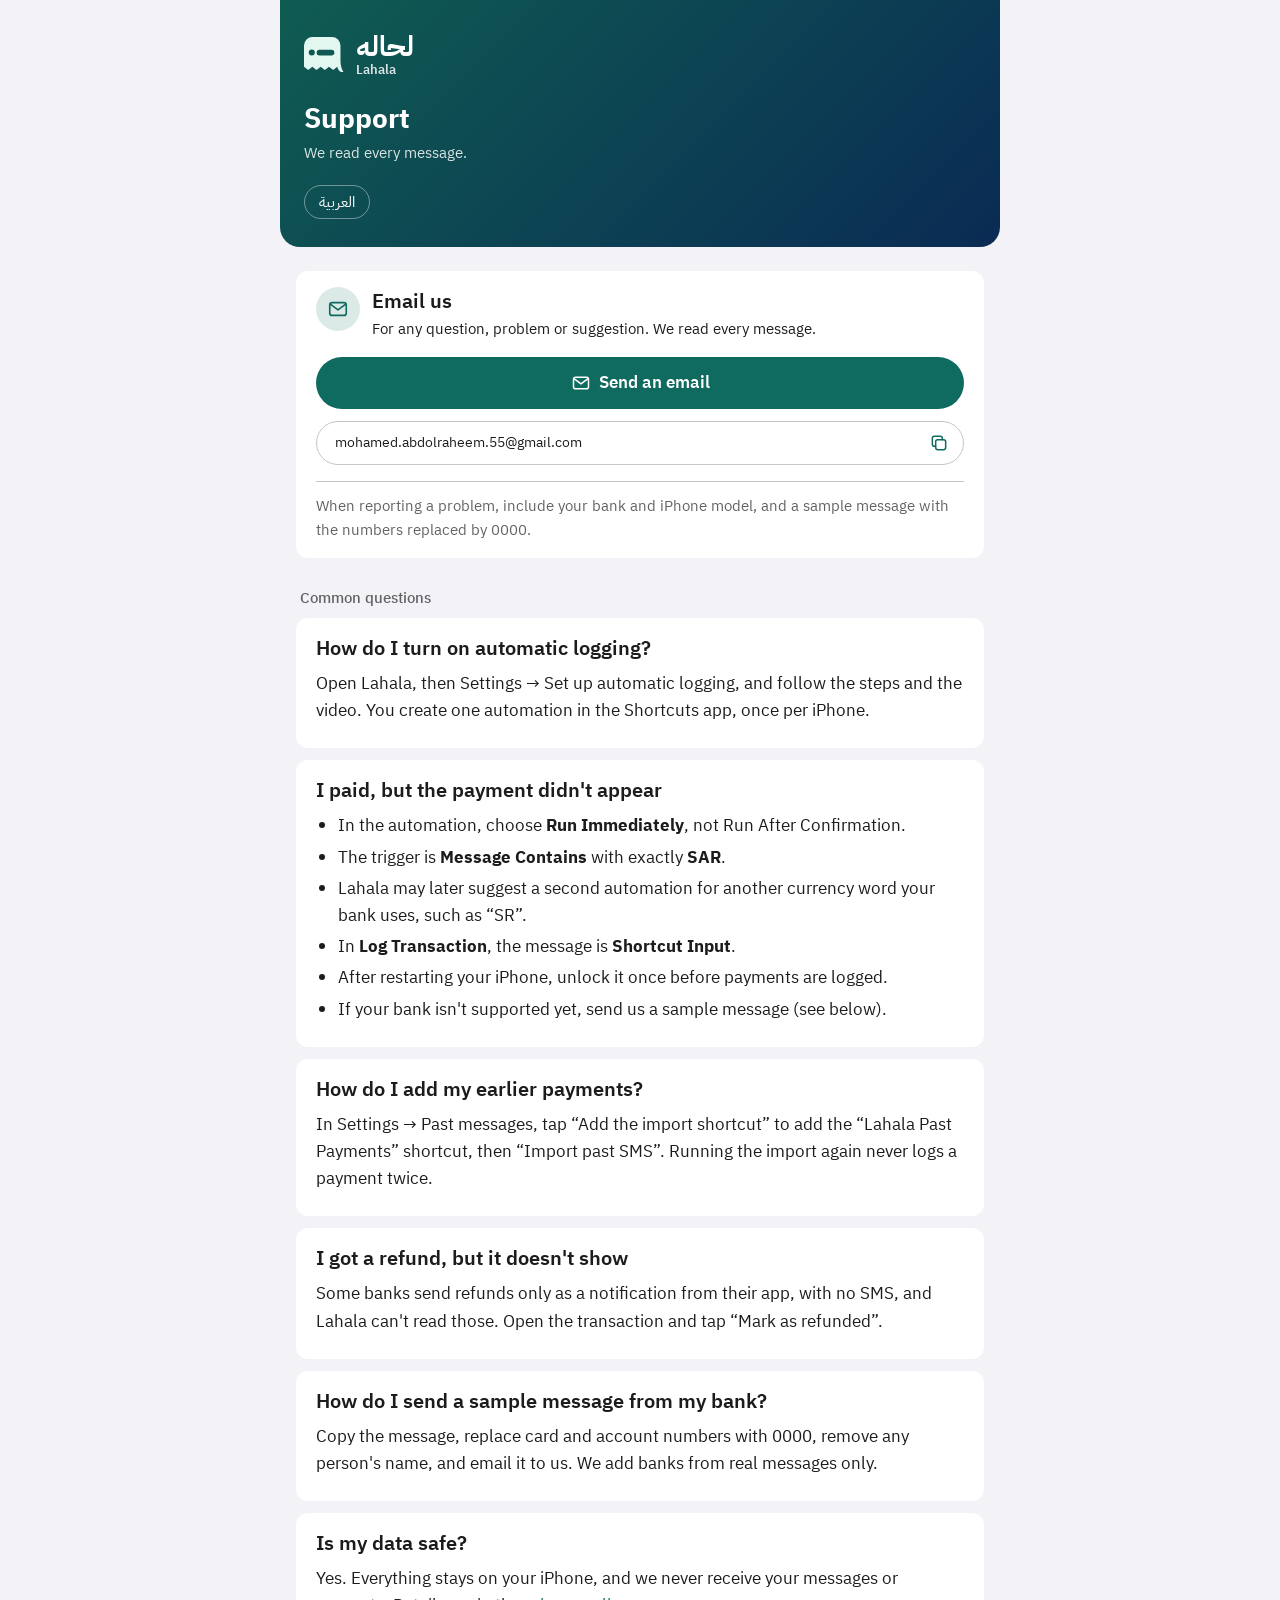
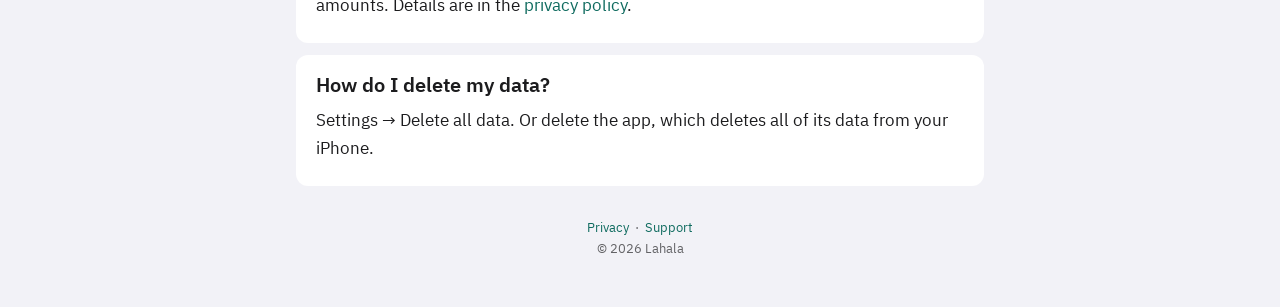
<file: support/en/index.html>
<!doctype html>
<html lang="en" dir="ltr">
<head>
<meta charset="utf-8">
<meta name="viewport" content="width=device-width, initial-scale=1">
<title>Support · Lahala</title>
<meta name="description" content="Help with setting up Lahala and logging payments.">
<link rel="preconnect" href="https://fonts.googleapis.com">
<link rel="preconnect" href="https://fonts.gstatic.com" crossorigin>
<link href="https://fonts.googleapis.com/css2?family=IBM+Plex+Sans+Arabic:wght@400;500;600;700&display=swap" rel="stylesheet">
<link rel="stylesheet" href="../../assets/style.css">
</head>
<body>
<div class="page">
<main id="en" dir="ltr" lang="en">
  <header class="hero">
    <a class="brand" href="../../en/">
      <svg viewBox="183 212 658 588" aria-hidden="true"><path fill-rule="evenodd" transform="translate(-29 0)" d="M 352 212 H 672 A 140 140 0 0 1 812 352 V 600 C 812 680 830 750 870 800 C 810 795 772 760 760 700 L 692 756 L 623 700 L 555 756 L 486 700 L 418 756 L 349 700 L 281 756 L 212 700 V 352 A 140 140 0 0 1 352 212 Z M 468 420 H 664 A 48 48 0 0 1 664 516 H 468 A 48 48 0 0 1 468 420 Z M 290 468 A 50 50 0 1 0 390 468 A 50 50 0 1 0 290 468 Z"/></svg>
      <span class="wordmark"><span class="ar" lang="ar">لحاله</span><span class="en">Lahala</span></span>
    </a>
    <h1>Support</h1>
    <p>We read every message.</p>
    <nav class="lang-switch"><a href="../" lang="ar">العربية</a></nav>
  </header>

  <section class="card contact">
    <div class="contact-head">
      <span class="icon-circle"><svg viewBox="0 0 24 24" fill="none" stroke="currentColor" stroke-width="1.8" stroke-linecap="round" stroke-linejoin="round" aria-hidden="true"><rect x="3" y="5" width="18" height="14" rx="2.5"/><path d="m4 7 8 6 8-6"/></svg></span>
      <div><h2>Email us</h2><p class="muted">For any question, problem or suggestion. We read every message.</p></div>
    </div>
    <a class="button block" href="mailto:mohamed.abdolraheem.55@gmail.com?subject=Lahala%20support"><svg viewBox="0 0 24 24" fill="none" stroke="currentColor" stroke-width="1.8" stroke-linecap="round" stroke-linejoin="round" aria-hidden="true"><rect x="3" y="5" width="18" height="14" rx="2.5"/><path d="m4 7 8 6 8-6"/></svg><span>Send an email</span></a>
    <button class="email-chip" type="button" data-email="mohamed.abdolraheem.55@gmail.com" data-done="Copied ✓" aria-label="Copy: mohamed.abdolraheem.55@gmail.com">
      <span class="address">mohamed.abdolraheem.55@gmail.com</span>
      <span class="copy"><svg class="copy-icon" viewBox="0 0 24 24" fill="none" stroke="currentColor" stroke-width="1.8" stroke-linecap="round" stroke-linejoin="round" aria-hidden="true"><rect x="8" y="8" width="12" height="12" rx="2.5"/><path d="M16 8V6.5A2.5 2.5 0 0 0 13.5 4h-7A2.5 2.5 0 0 0 4 6.5v7A2.5 2.5 0 0 0 6.5 16H8"/></svg><svg class="done-icon" viewBox="0 0 24 24" fill="none" stroke="currentColor" stroke-width="2.2" stroke-linecap="round" stroke-linejoin="round" aria-hidden="true"><path d="m5 12.5 4.5 4.5L19 7.5"/></svg></span>
    </button>
    <p class="hint">When reporting a problem, include your bank and iPhone model, and a sample message with the numbers replaced by 0000.</p>
  </section>

  <p class="section-title">Common questions</p>

  <section class="card">
    <h2>How do I turn on automatic logging?</h2>
    <p>Open Lahala, then Settings → Set up automatic logging, and follow the steps and the video. You create one automation in the Shortcuts app, once per iPhone.</p>
  </section>

  <section class="card">
    <h2>I paid, but the payment didn't appear</h2>
    <ul>
      <li>In the automation, choose <strong>Run Immediately</strong>, not Run After Confirmation.</li>
      <li>The trigger is <strong>Message Contains</strong> with exactly <strong>SAR</strong>.</li>
      <li>Lahala may later suggest a second automation for another currency word your bank uses, such as “SR”.</li>
      <li>In <strong>Log Transaction</strong>, the message is <strong>Shortcut Input</strong>.</li>
      <li>After restarting your iPhone, unlock it once before payments are logged.</li>
      <li>If your bank isn't supported yet, send us a sample message (see below).</li>
    </ul>
  </section>

  <section class="card">
    <h2>How do I add my earlier payments?</h2>
    <p>In Settings → Past messages, tap “Add the import shortcut” to add the “Lahala Past Payments” shortcut, then “Import past SMS”. Running the import again never logs a payment twice.</p>
  </section>

  <section class="card">
    <h2>I got a refund, but it doesn't show</h2>
    <p>Some banks send refunds only as a notification from their app, with no SMS, and Lahala can't read those. Open the transaction and tap “Mark as refunded”.</p>
  </section>

  <section class="card">
    <h2>How do I send a sample message from my bank?</h2>
    <p>Copy the message, replace card and account numbers with 0000, remove any person's name, and email it to us. We add banks from real messages only.</p>
  </section>

  <section class="card">
    <h2>Is my data safe?</h2>
    <p>Yes. Everything stays on your iPhone, and we never receive your messages or amounts. Details are in the <a href="../../privacy/en/">privacy policy</a>.</p>
  </section>

  <section class="card">
    <h2>How do I delete my data?</h2>
    <p>Settings → Delete all data. Or delete the app, which deletes all of its data from your iPhone.</p>
  </section>
</main>
<footer><a href="../../privacy/en/">Privacy</a> &nbsp;·&nbsp; <a href="../../support/en/">Support</a><br>© 2026 Lahala</footer>
</div>
<script src="../../assets/copy.js"></script>
</body>
</html>
</file>
<file: assets/style.css>
/* Lahala design system (docs/design-system.md in the app repo): tokens, Plex, 4-pt grid. */
:root {
  --background: #f2f2f7;
  --surface: #ffffff;
  --separator: #c6c6c8;
  --text-primary: #1c1c1e;
  --text-secondary: #636366;
  --accent: #0f6b5f;
  --on-accent: #ffffff;
  --brand-deep: #0f5c52;
  --brand-navy: #0a2b54;
  --brand-mint: #e3f7f1;
  --radius-card: 12px;
  --radius-hero: 20px;
}

@media (prefers-color-scheme: dark) {
  :root {
    --background: #000000;
    --surface: #1c1c1e;
    --separator: #38383a;
    --text-primary: #ffffff;
    --text-secondary: #aeaeb2;
    --accent: #4cc4ad;
    --on-accent: #04221d;
  }
}

* { box-sizing: border-box; }

html { -webkit-text-size-adjust: 100%; }

body {
  margin: 0;
  background: var(--background);
  color: var(--text-primary);
  font-family: "IBM Plex Sans Arabic", -apple-system, system-ui, sans-serif;
  font-size: 17px;
  line-height: 1.6;
}

a { color: var(--accent); text-decoration: none; }
a:hover { text-decoration: underline; }

.page { max-width: 720px; margin: 0 auto; padding: 0 16px 48px; }

/* Brand header: the recap card's gradient, mirrored by direction like the app's. */
.hero {
  background: linear-gradient(135deg, var(--brand-deep), var(--brand-navy));
  color: #ffffff;
  border-radius: 0 0 var(--radius-hero) var(--radius-hero);
  padding: 32px 24px 28px;
  margin: 0 -16px 24px;
}
[dir="rtl"] .hero { background: linear-gradient(225deg, var(--brand-deep), var(--brand-navy)); }

.brand { display: flex; align-items: center; gap: 12px; color: #ffffff; }
.brand svg { width: 40px; height: auto; fill: var(--brand-mint); flex: none; }
.wordmark { display: flex; flex-direction: column; line-height: 1.1; }
.wordmark .ar { font-weight: 700; font-size: 28px; }
.wordmark .en { font-weight: 600; font-size: 13px; opacity: 0.85; }

.hero h1 { font-size: 28px; font-weight: 700; margin: 24px 0 4px; line-height: 1.3; }
.hero p { margin: 0; opacity: 0.85; font-size: 15px; }

.lang-switch { display: flex; gap: 8px; margin-top: 20px; }
.lang-switch a {
  color: #ffffff;
  border: 1px solid rgba(255, 255, 255, 0.4);
  border-radius: 999px;
  padding: 4px 14px;
  font-size: 15px;
}
.lang-switch a:hover { background: rgba(255, 255, 255, 0.12); text-decoration: none; }

.card {
  background: var(--surface);
  border-radius: var(--radius-card);
  padding: 16px 20px;
  margin-bottom: 12px;
}
.card h2 { font-size: 20px; font-weight: 600; margin: 0 0 8px; line-height: 1.4; }
.card h3 { font-size: 17px; font-weight: 600; margin: 16px 0 4px; }
.card p, .card li { color: var(--text-primary); }
.card p { margin: 0 0 8px; }
.card ul { margin: 0 0 8px; padding-inline-start: 22px; }
.card li { margin-bottom: 4px; }
.muted { color: var(--text-secondary); font-size: 15px; }

.section-title {
  color: var(--text-secondary);
  font-size: 15px;
  font-weight: 500;
  margin: 28px 4px 8px;
}

.button {
  display: inline-block;
  background: var(--accent);
  color: var(--on-accent);
  font-weight: 600;
  border-radius: 999px;
  padding: 12px 24px;
  min-height: 44px;
}
.button:hover { text-decoration: none; opacity: 0.9; }

.links { display: grid; gap: 12px; }
.link-card { display: flex; align-items: center; justify-content: space-between; color: var(--text-primary); }
.link-card:hover { text-decoration: none; }
.link-card .chevron { color: var(--text-secondary); }
[dir="rtl"] .link-card .chevron { transform: scaleX(-1); }


footer { text-align: center; color: var(--text-secondary); font-size: 13px; margin-top: 32px; }

.ltr { direction: ltr; unicode-bidi: isolate; }

/* Contact card: icon and title, a full-width mail button, a tap-to-copy email chip, a hint. */
.contact-head { display: flex; align-items: flex-start; gap: 12px; margin-bottom: 16px; }
.contact-head h2 { margin: 0 0 2px; }
.contact-head p { margin: 0; }
.icon-circle {
  flex: none;
  width: 44px;
  height: 44px;
  border-radius: 50%;
  display: grid;
  place-items: center;
  background: color-mix(in srgb, var(--accent) 15%, transparent);
  color: var(--accent);
}
.icon-circle svg { width: 22px; height: 22px; }

.button.block { display: flex; align-items: center; justify-content: center; gap: 8px; width: 100%; }
.button svg { width: 20px; height: 20px; }

.email-chip {
  display: flex;
  align-items: center;
  justify-content: space-between;
  gap: 12px;
  width: 100%;
  min-height: 44px;
  margin-top: 12px;
  padding: 10px 14px 10px 18px;
  border: 1px solid var(--separator);
  border-radius: 999px;
  background: transparent;
  color: var(--text-primary);
  font: inherit;
  font-size: 14px;
  cursor: pointer;
}
.email-chip:hover { border-color: var(--accent); }
.email-chip .address { direction: ltr; unicode-bidi: isolate; overflow: hidden; text-overflow: ellipsis; white-space: nowrap; }
.email-chip .copy { display: grid; place-items: center; color: var(--accent); flex: none; }
.email-chip .copy svg { width: 20px; height: 20px; grid-area: 1 / 1; }
.email-chip .done-icon { visibility: hidden; }
.email-chip.copied { border-color: var(--accent); }
.email-chip.copied .copy-icon { visibility: hidden; }
.email-chip.copied .done-icon { visibility: visible; }

.card .hint {
  margin: 16px 0 0;
  padding-top: 12px;
  border-top: 1px solid var(--separator);
  color: var(--text-secondary);
  font-size: 15px;
}
</file>
